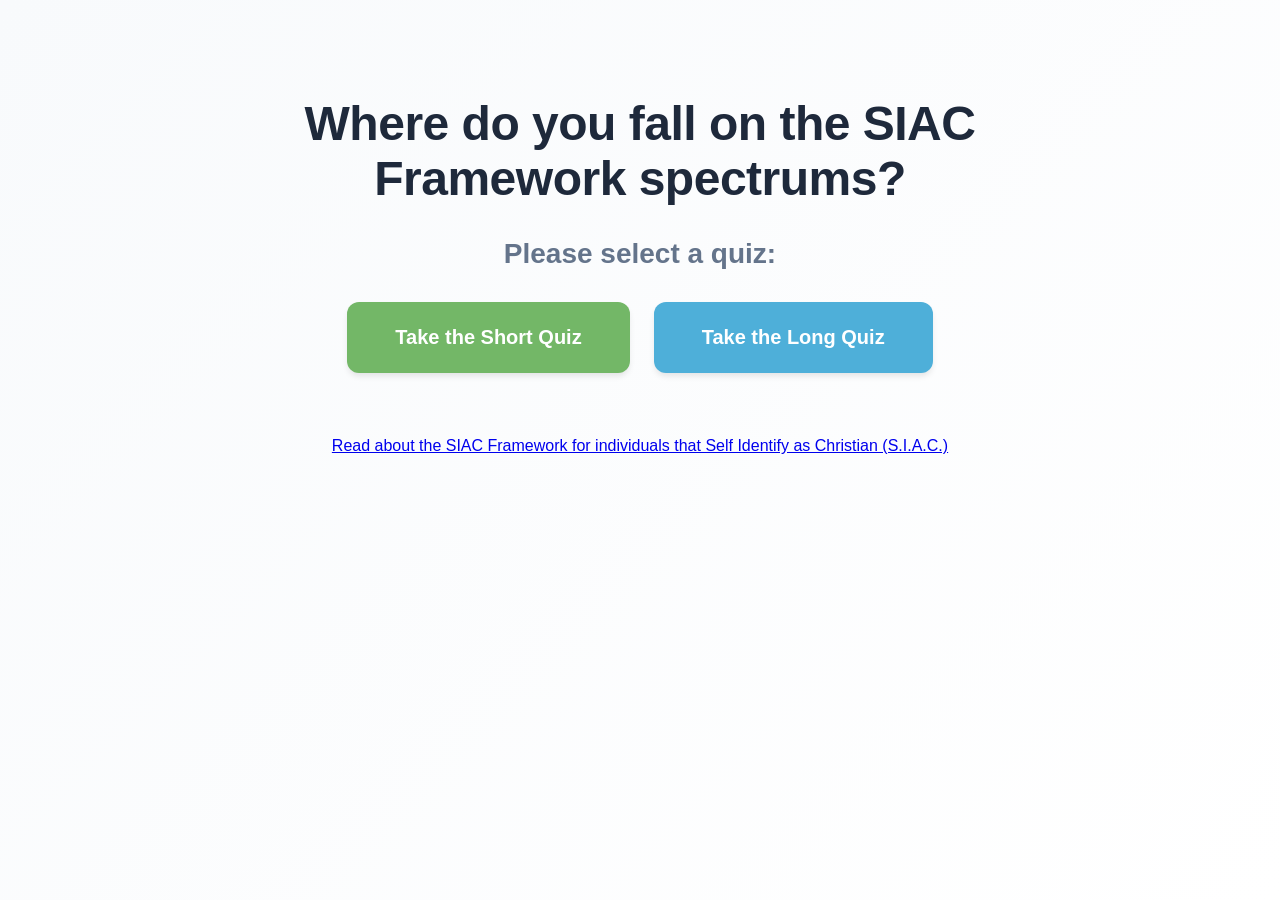
<file: index.html>
<!DOCTYPE html>
<html lang="en">
<head>
  <meta charset="UTF-8">
  <meta name="viewport" content="width=device-width, initial-scale=1.0">
  <title>SIAC Framework Quiz</title>
  <link rel="stylesheet" href="styles.css">
</head>
<body>
  <div class="landing-container">
    <h1>Where do you fall on the SIAC Framework spectrums?</h1>
    <h2>Please select a quiz:</h2>
    
    <div class="button-group">
      <a href="shortquiz.html" class="path-button btn-a">Take the Short Quiz</a>
      <a href="longquiz.html" class="path-button btn-b">Take the Long Quiz</a>
    </div>
  </div>
  <div class="landing-container">
    <a href="https://the1womanthinktank.substack.com/p/the-siac-framework" class=>Read about the SIAC Framework for individuals that Self Identify as Christian (S.I.A.C.)</a>
  </div>
</body>
</html>
</file>
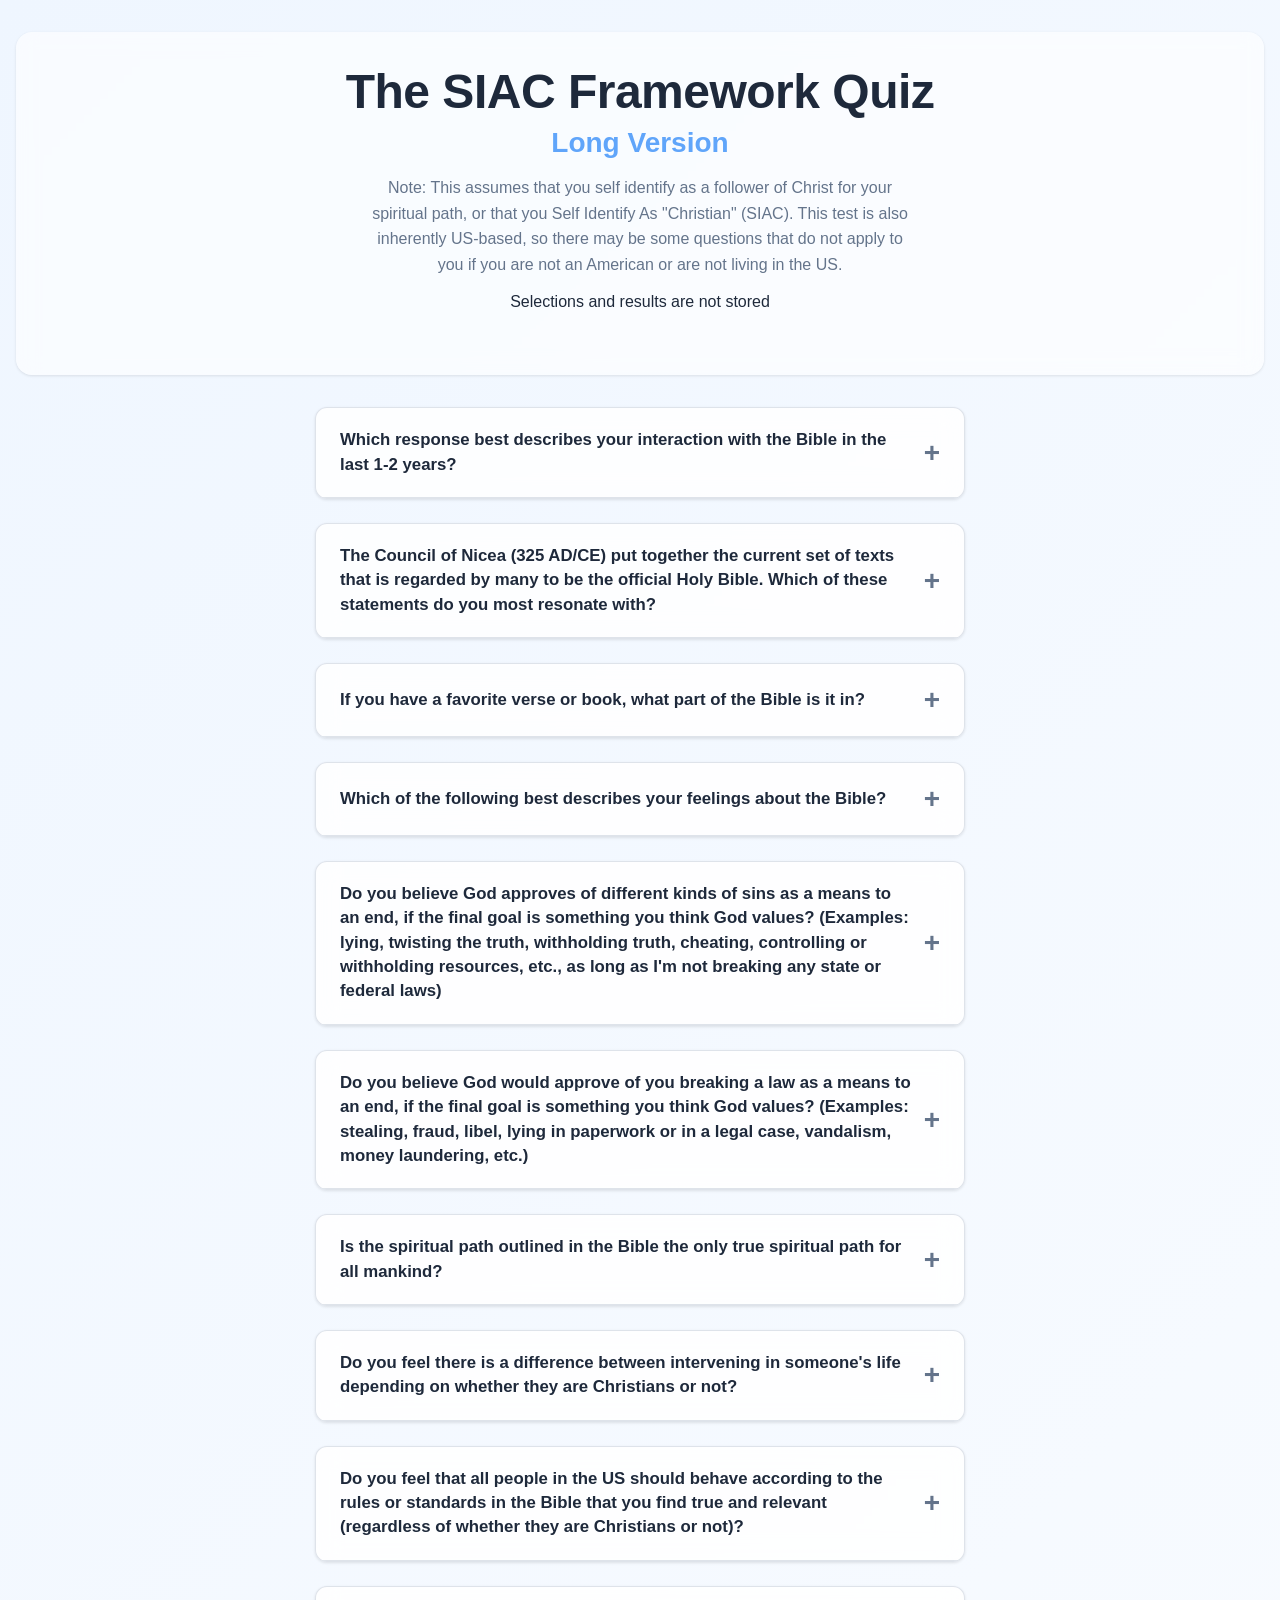
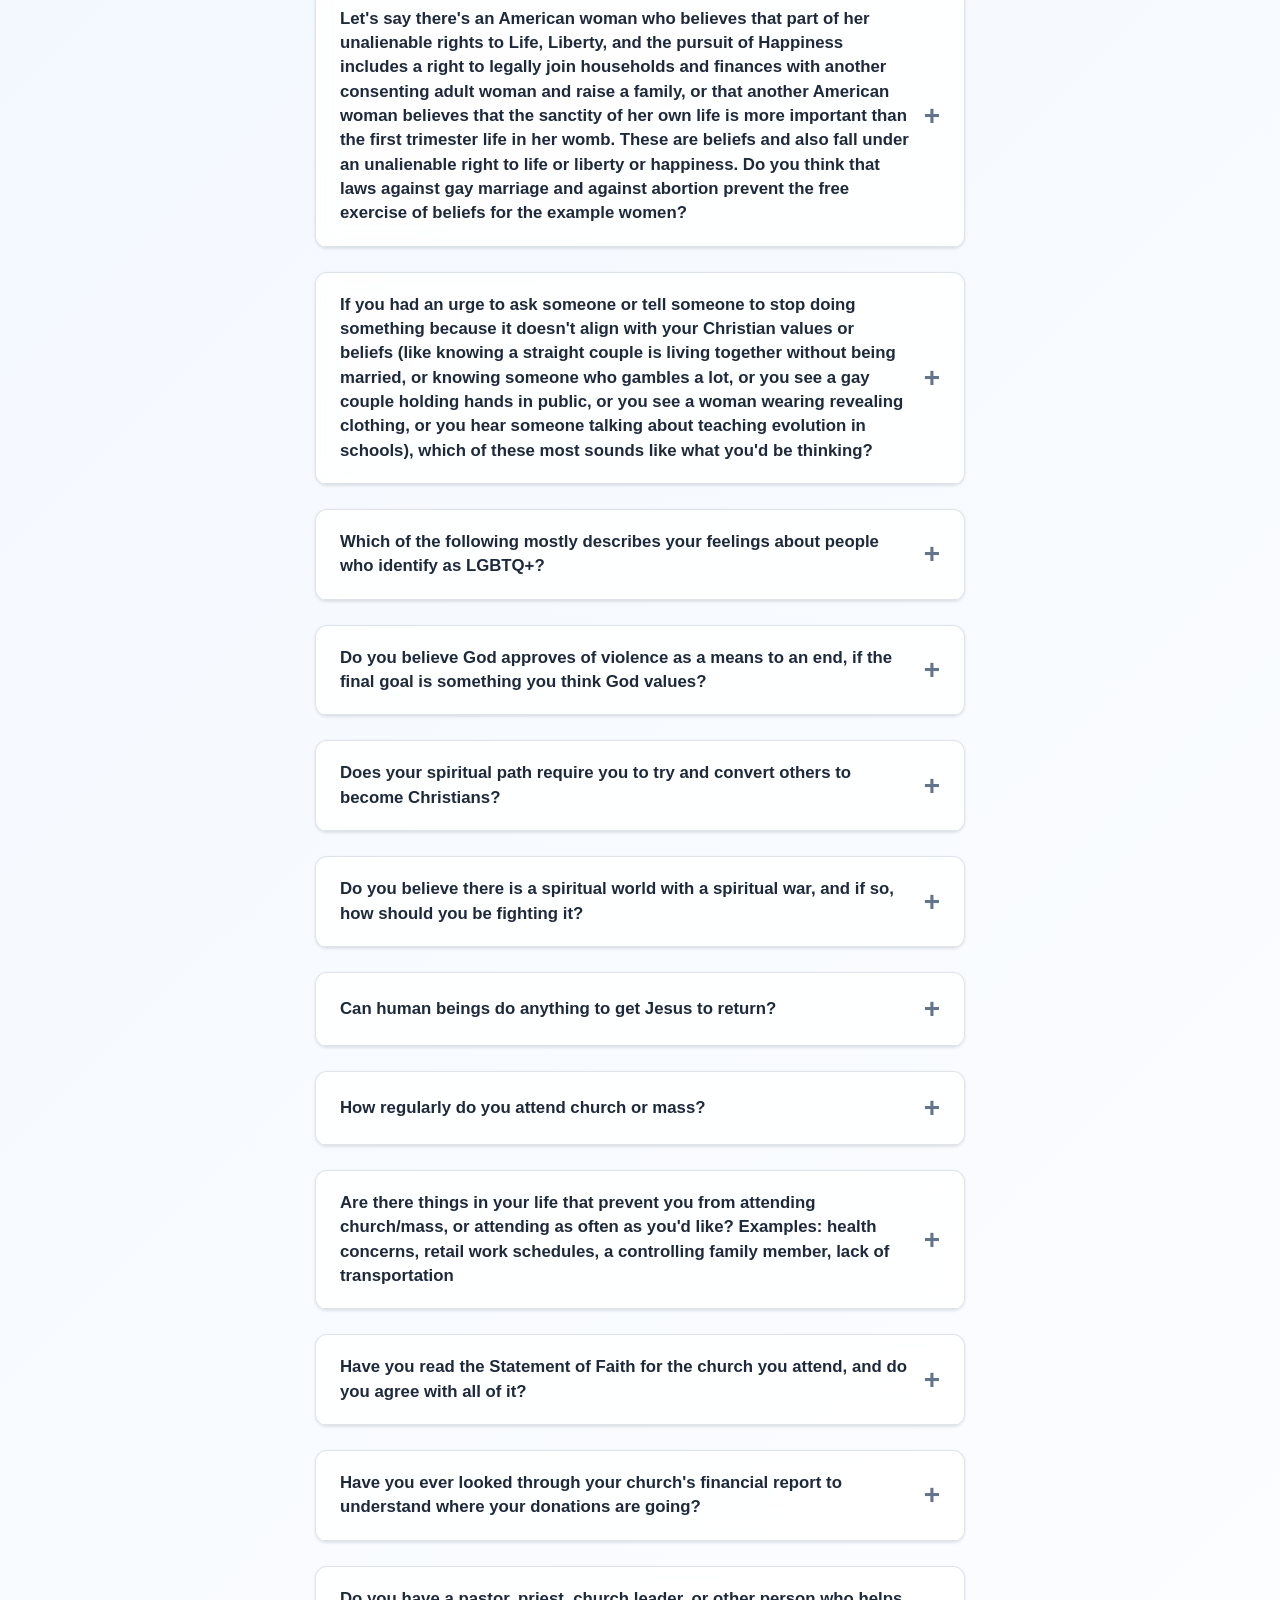
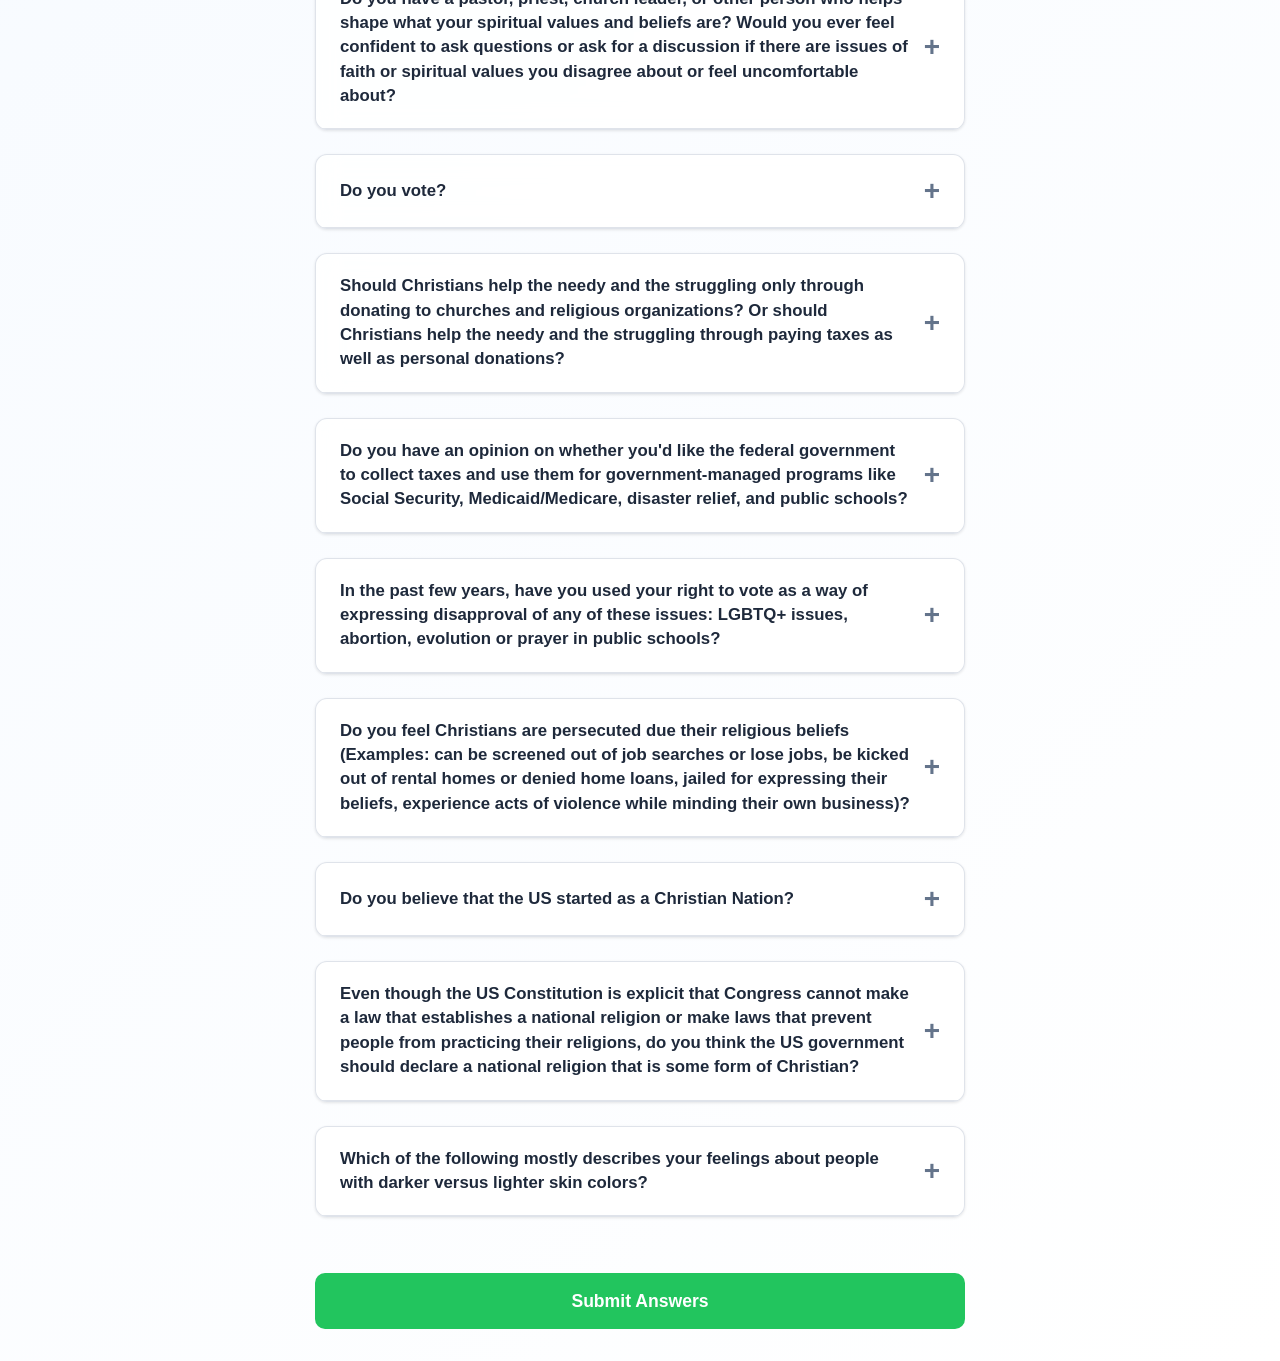
<file: longquiz.html>
<!DOCTYPE html>
<html lang="en">
<head>
  <meta charset="UTF-8">
  <meta name="viewport" content="width=device-width, initial-scale=1.0">
  <title>SIAC Framework Quiz</title>
  <link rel="stylesheet" href="styles.css">
</head>
<body class="long-theme">
  <div class="quiz-header">
    <h1>The SIAC Framework Quiz</h1>
    <h2>Long Version</h2>
    <p class="intro-text">Note: This assumes that you self identify as a follower of Christ for your spiritual path, or that you Self Identify As "Christian" (SIAC). This test is also inherently US-based, so there may be some questions that do not apply to you if you are not an American or are not living in the US.</p>
    <p>Selections and results are not stored</p>
  </div>

  <!-- Quiz Container -->
  <div id="quizContainer" class="quiz-container">
    <!-- Questions will be dynamically inserted here by JavaScript -->
  </div>

  <!-- Results Container (Initially Hidden) -->
  <div id="resultsContainer" class="results-container" style="display: none;">
    <h2>Your Results</h2>
    <table class="results-table">
      <thead>
        <tr>
          <th>Topic</th>
          <th>Score</th>
          <th> </th>
        </tr>
      </thead>
      <tbody id="resultsBody">
      </tbody>
    </table>
    <div class="button-row">      
      <a onclick="resetQuiz()" class="action-button btn-reset">Take Quiz Again ↻</a>
      <a href="index.html" class="action-button btn-home">Home</a>
      <a href="what-do-score-mean.html" class="action-button btn-info">What does this even mean?!?</a>
    </div>
  </div>

  <!-- Load main module -->
  <script type="module" src="./js/main.js"></script>
</body>
</html>
</file>
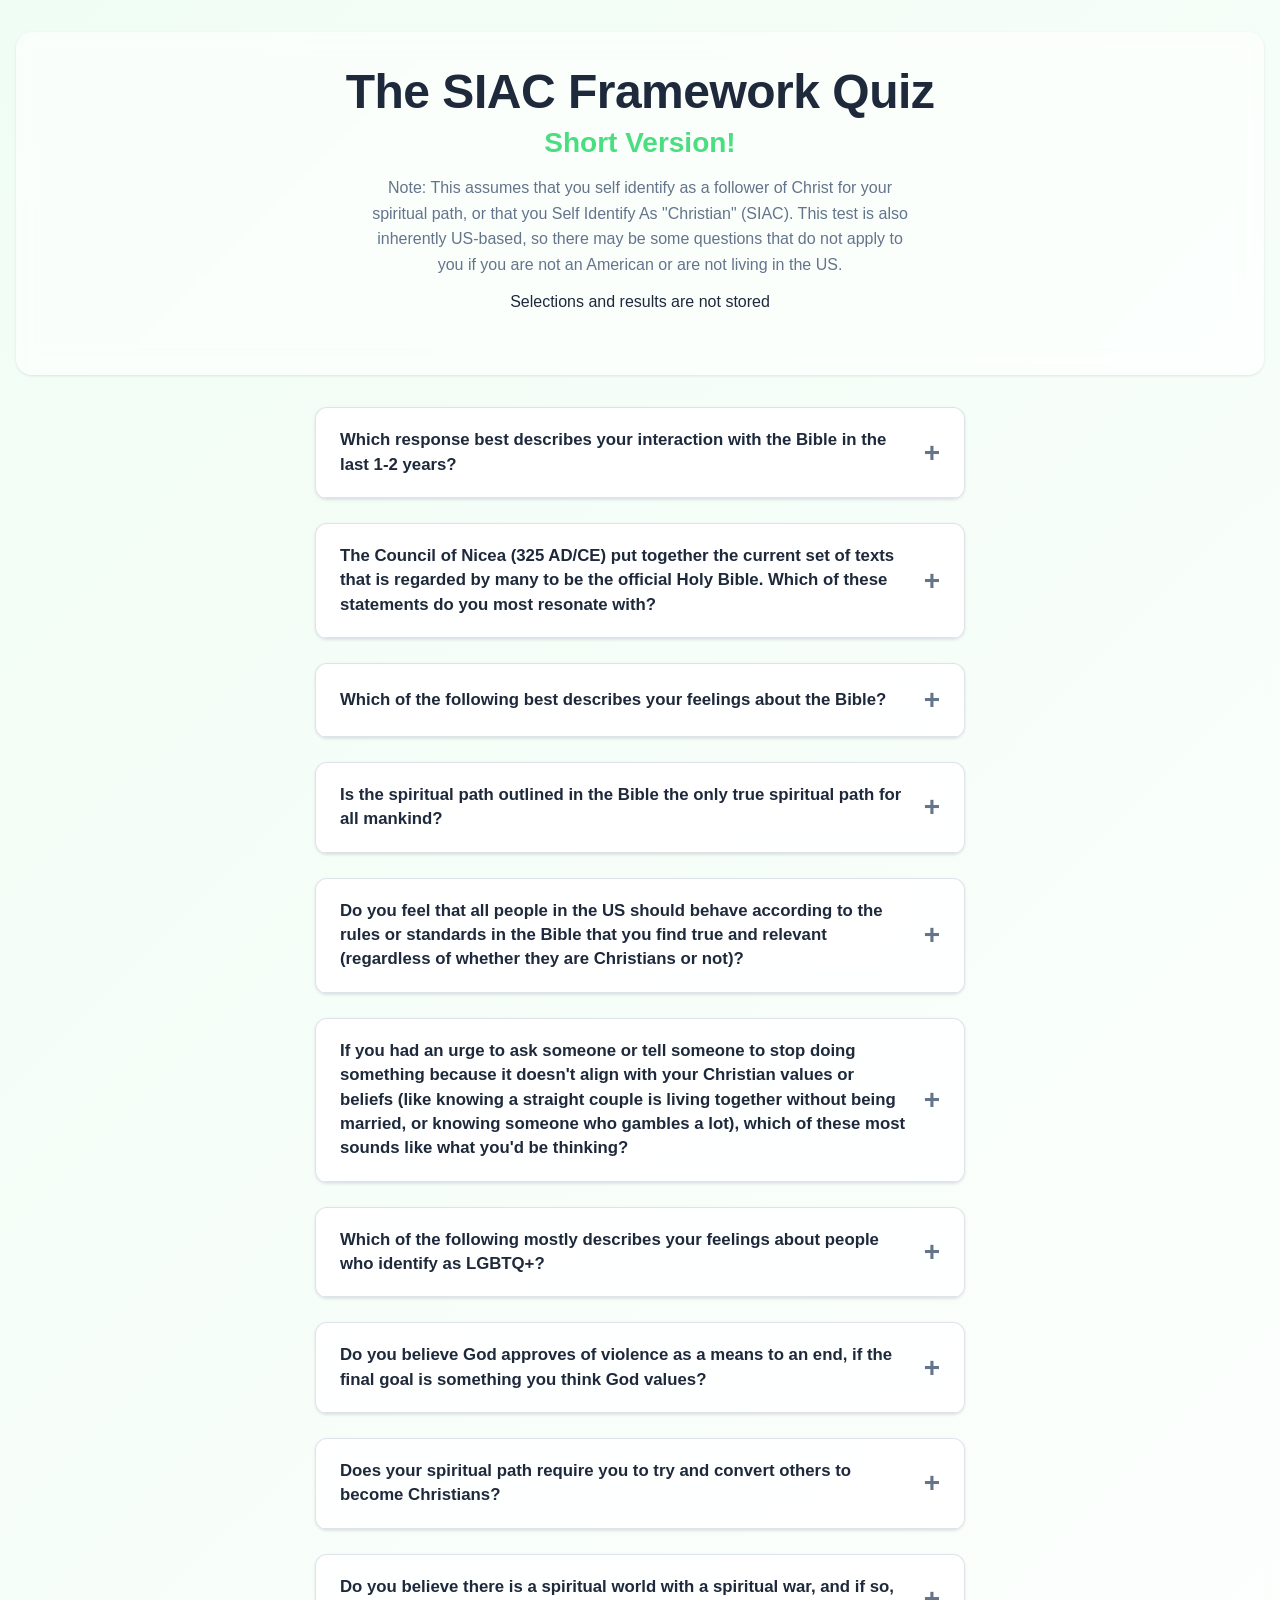
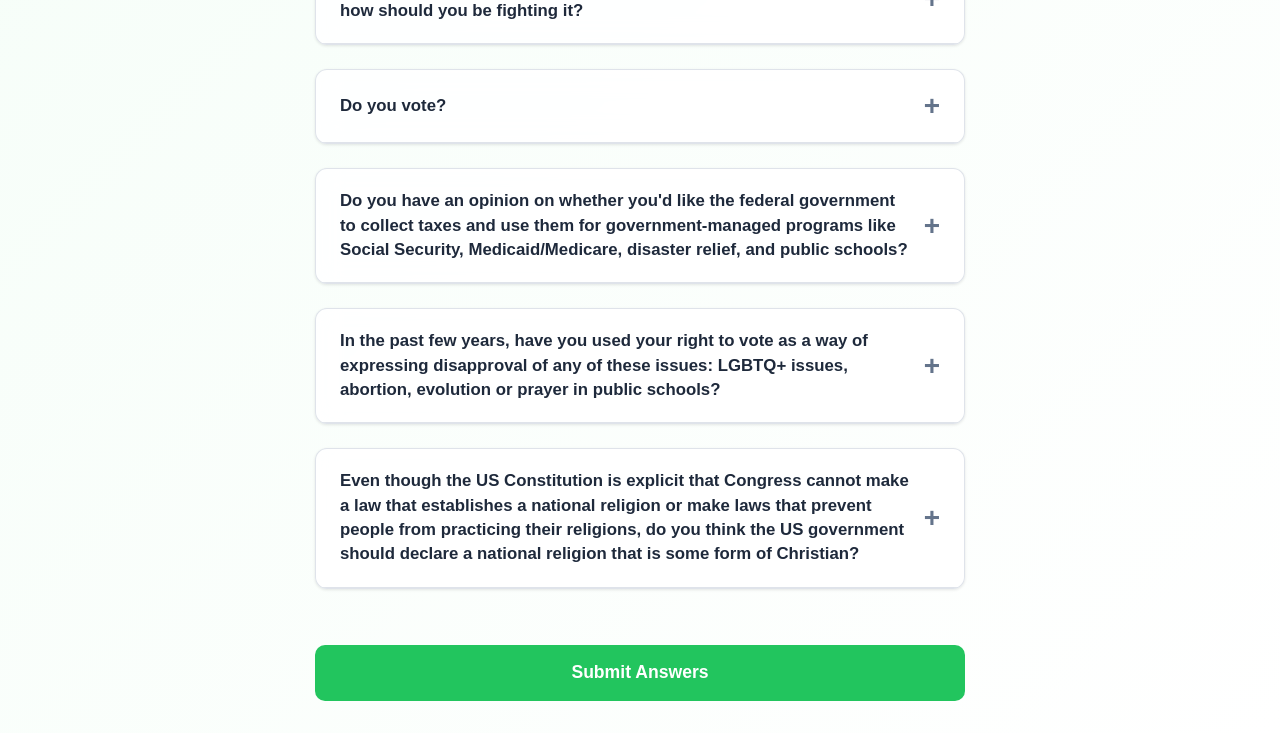
<file: shortquiz.html>
<!DOCTYPE html>
<html lang="en">
<head>
  <meta charset="UTF-8">
  <meta name="viewport" content="width=device-width, initial-scale=1.0">
  <title>SIAC Framework Quiz</title>
  <link rel="stylesheet" href="styles.css">
</head>
<body class="short-theme">
  <div class="quiz-header">
    <h1>The SIAC Framework Quiz</h1>
    <h2>Short Version!</h2>
    <p class="intro-text">Note: This assumes that you self identify as a follower of Christ for your spiritual path, or that you Self Identify As "Christian" (SIAC). This test is also inherently US-based, so there may be some questions that do not apply to you if you are not an American or are not living in the US.</p>
    <p>Selections and results are not stored</p>
  </div>

  <!-- Quiz Container -->
  <div id="quizContainer" class="quiz-container">
    <!-- Questions will be dynamically inserted here by JavaScript -->
  </div>

  <!-- Results Container (Initially Hidden) -->
  <div id="resultsContainer" class="results-container" style="display: none;">
    <h2>Your Results</h2>
    <table class="results-table">
      <thead>
        <tr>
          <th>Topic</th>
          <th>Score</th>
          <th> </th>
        </tr>
      </thead>
      <tbody id="resultsBody">
      </tbody>
    </table>
    <div class="button-row">      
      <a onclick="resetQuiz()" class="action-button btn-reset">Take Quiz Again ↻</a>
      <a href="index.html" class="action-button btn-home">Home</a>
      <a href="what-do-score-mean.html" class="action-button btn-info">What does this even mean?!?</a>
    </div>
  </div>

  <!-- Load main module -->
  <script type="module" src="./js-short-quiz/main.js"></script>
</body>
</html>
</file>
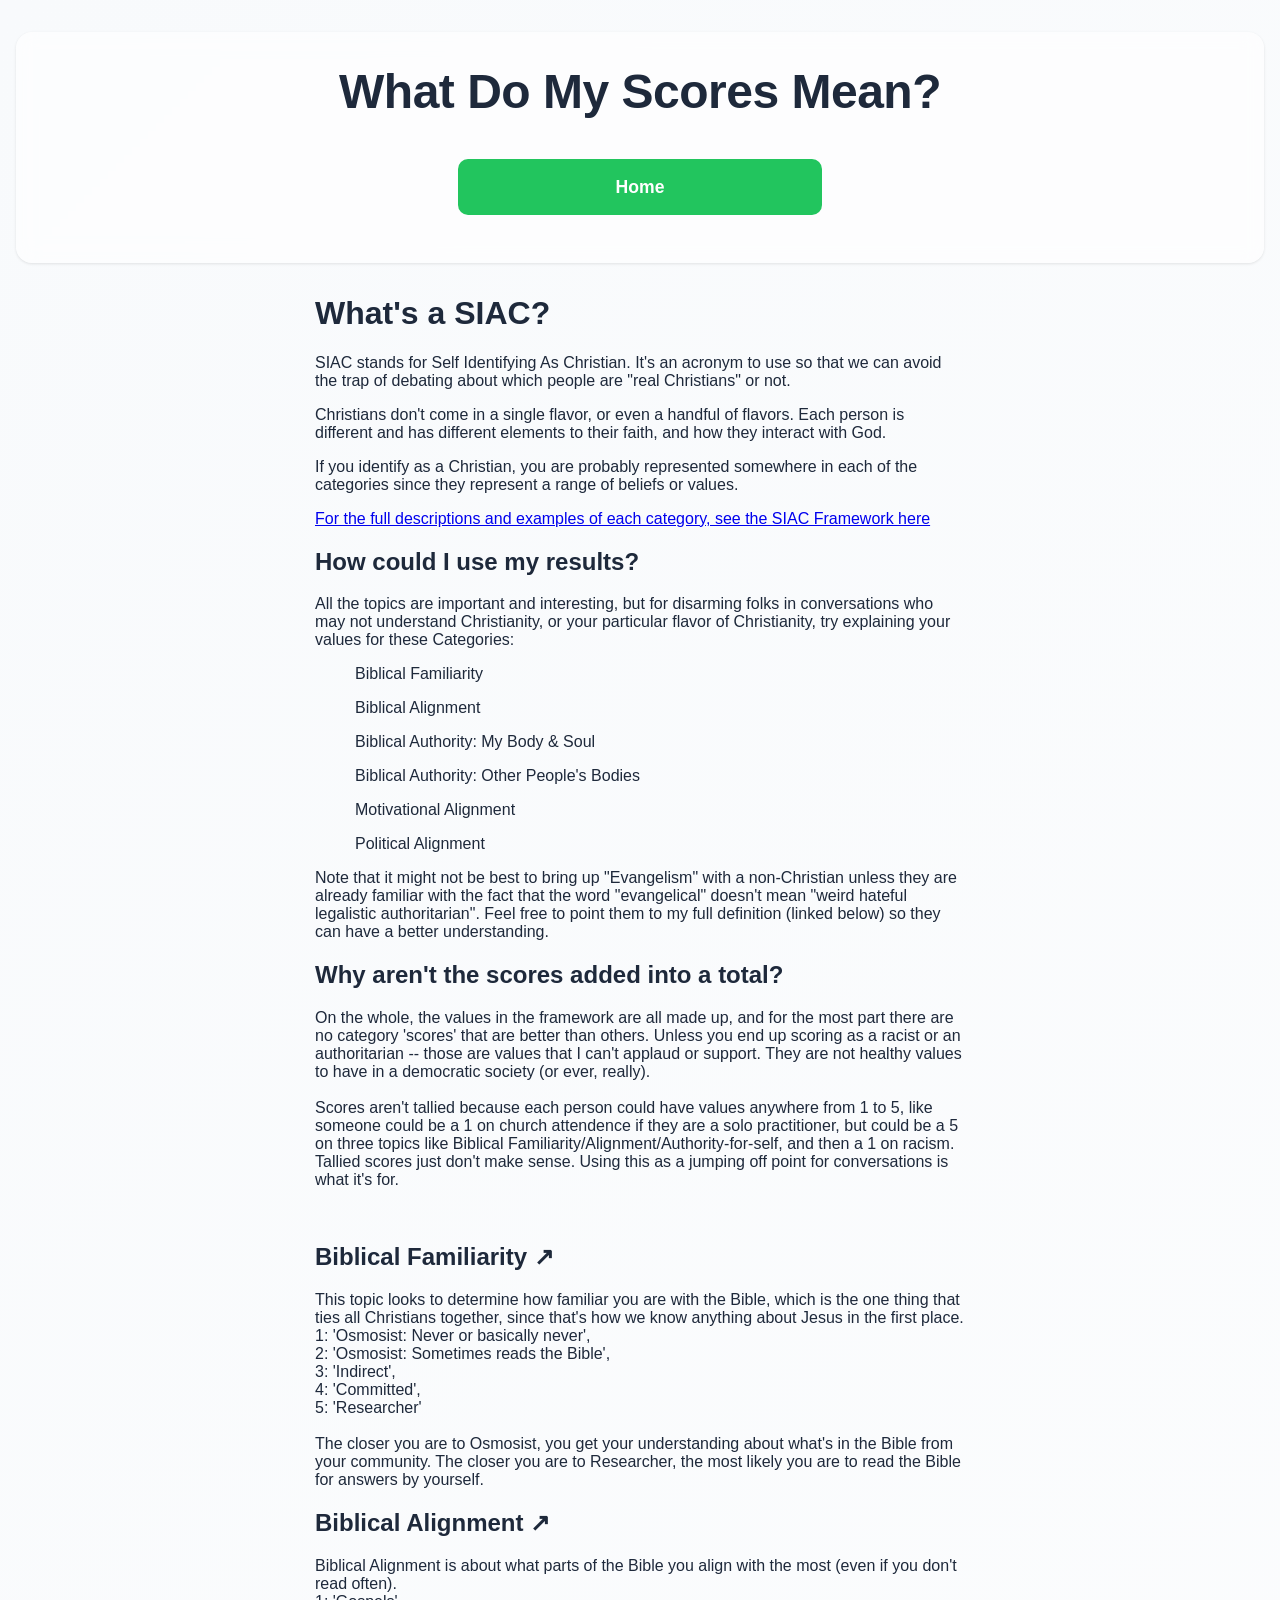
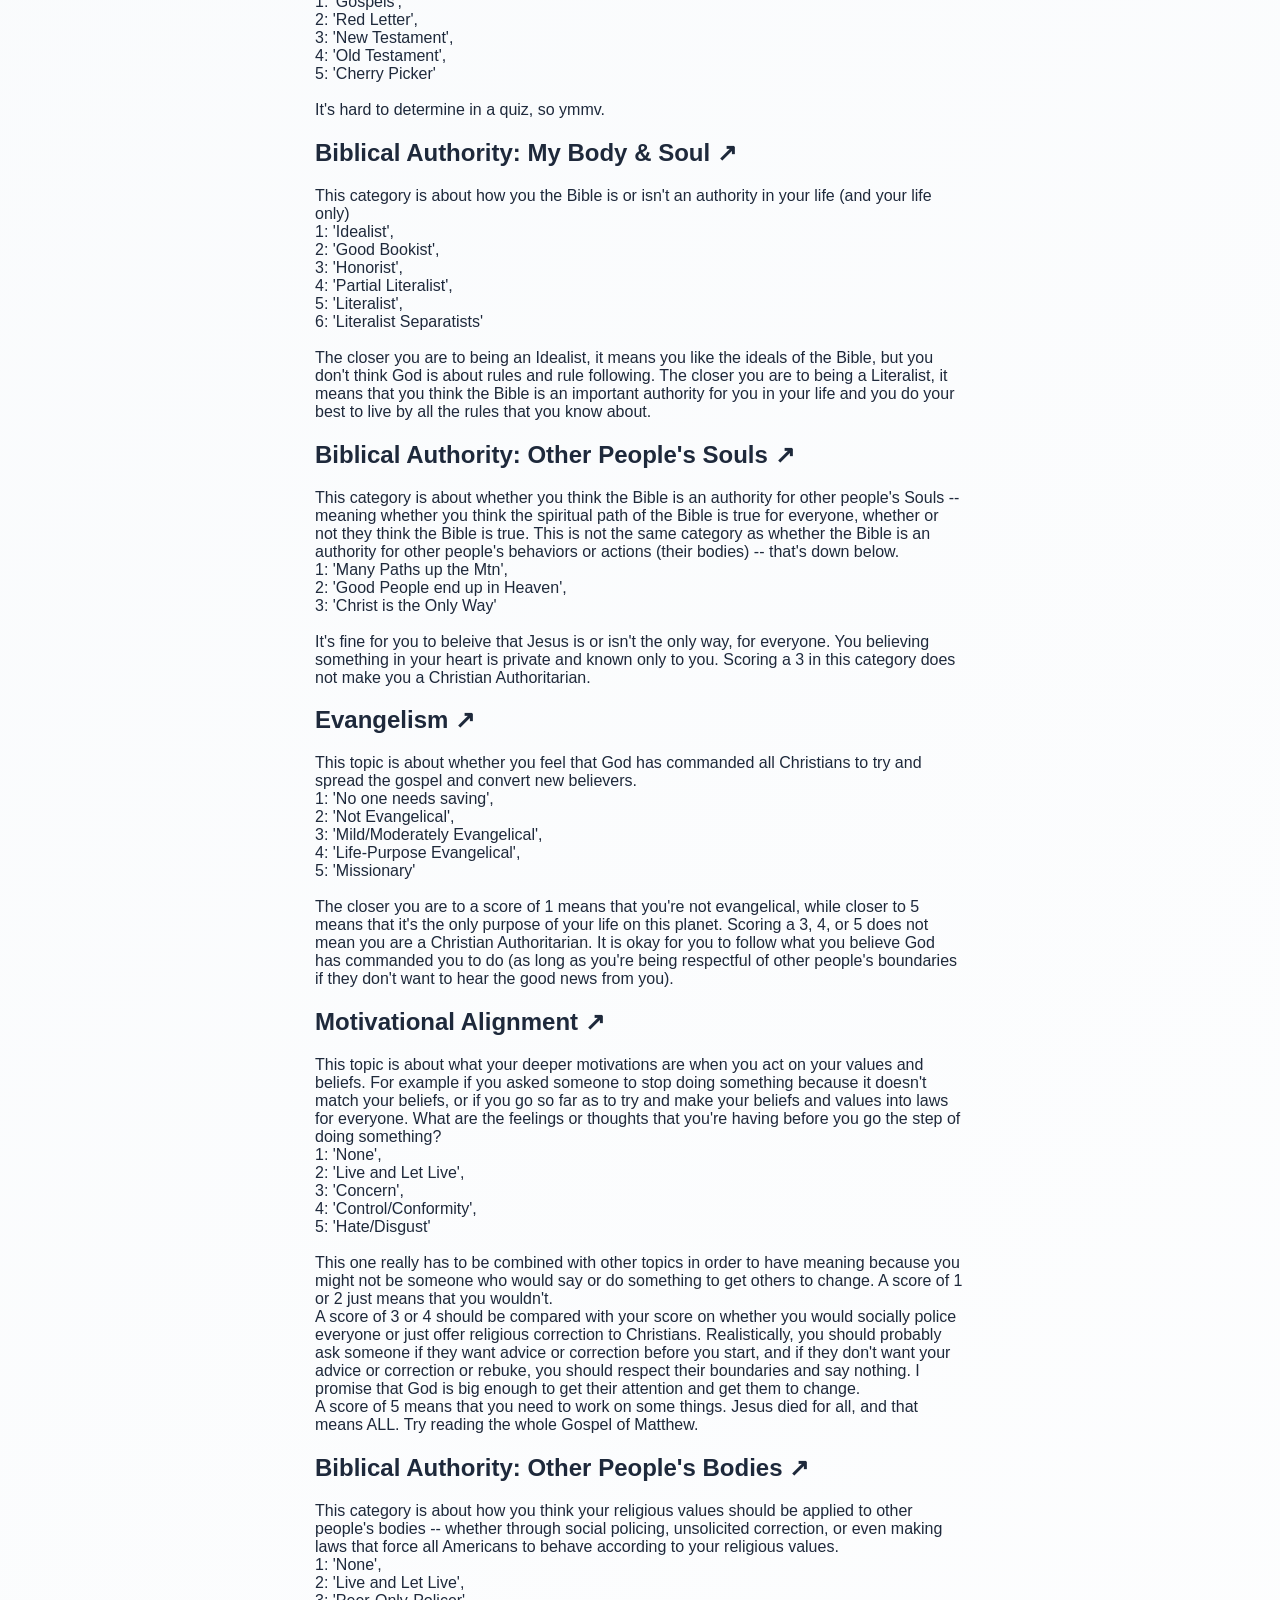
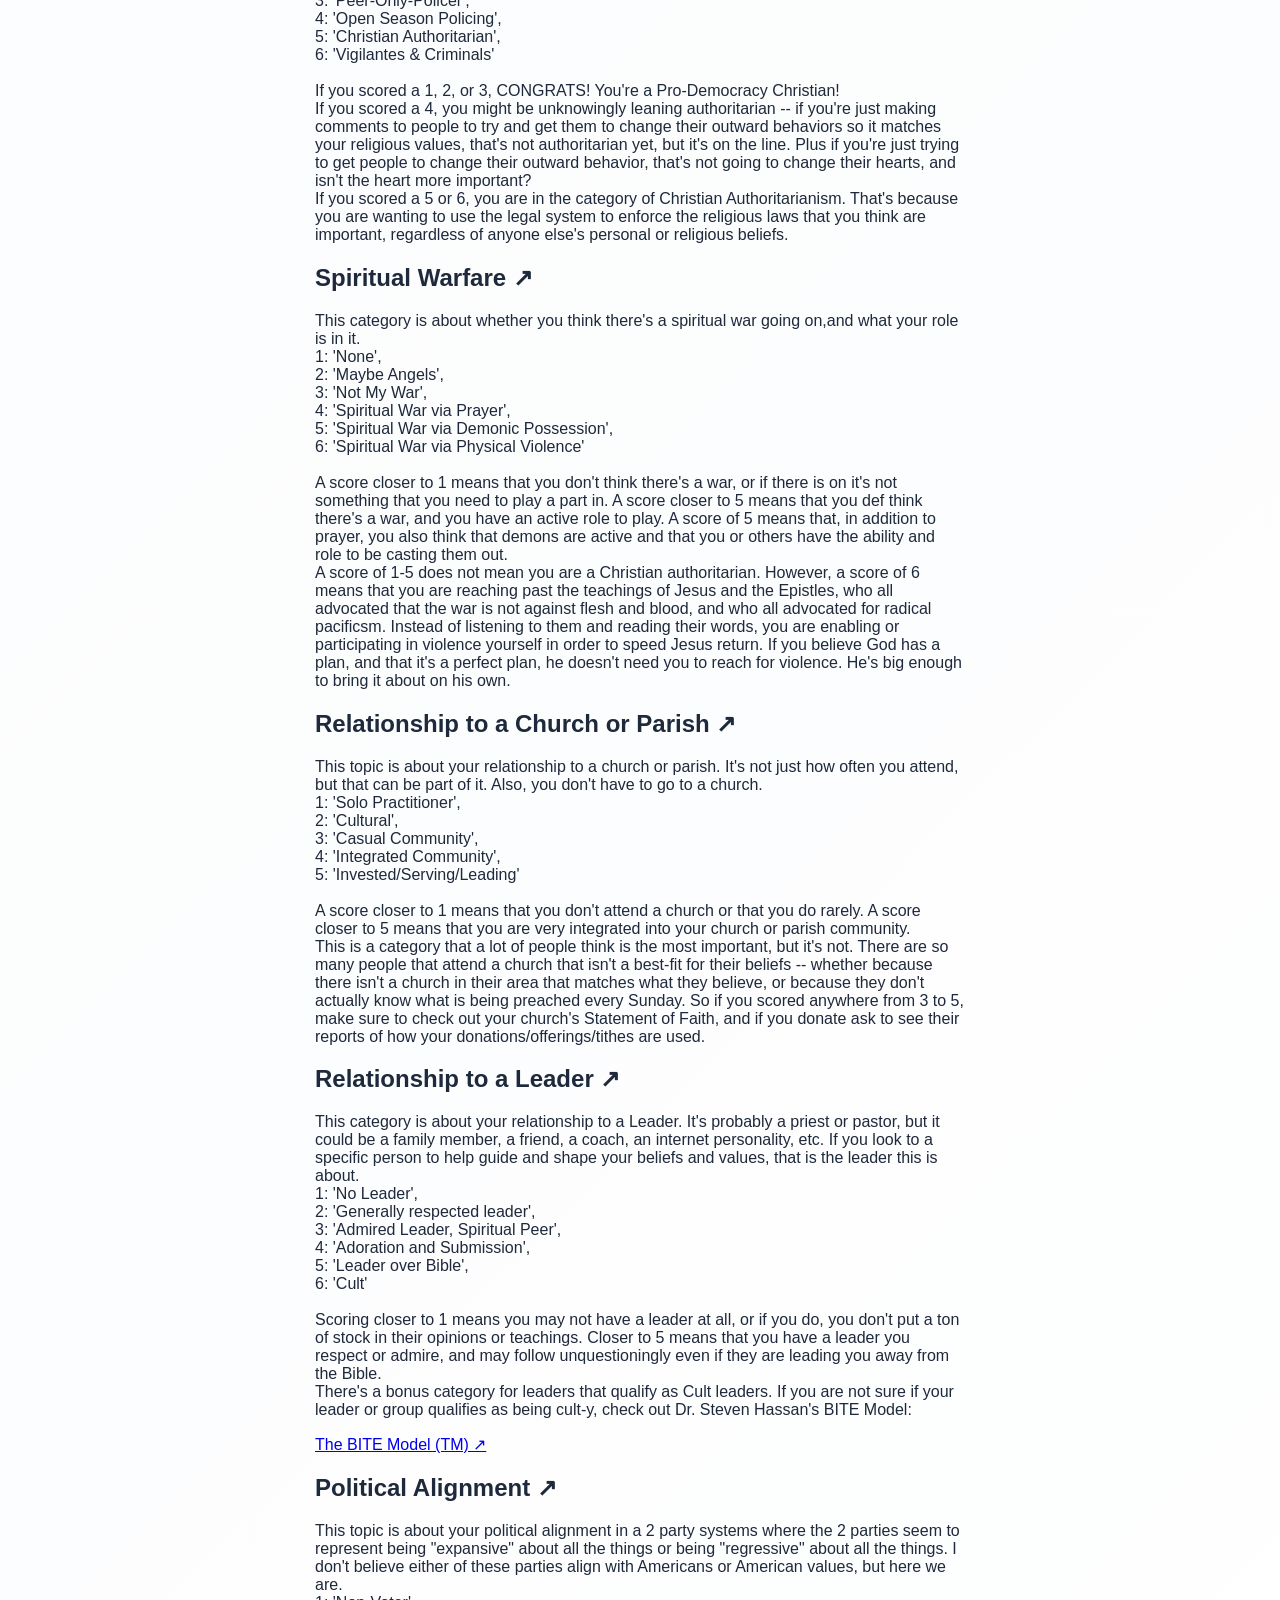
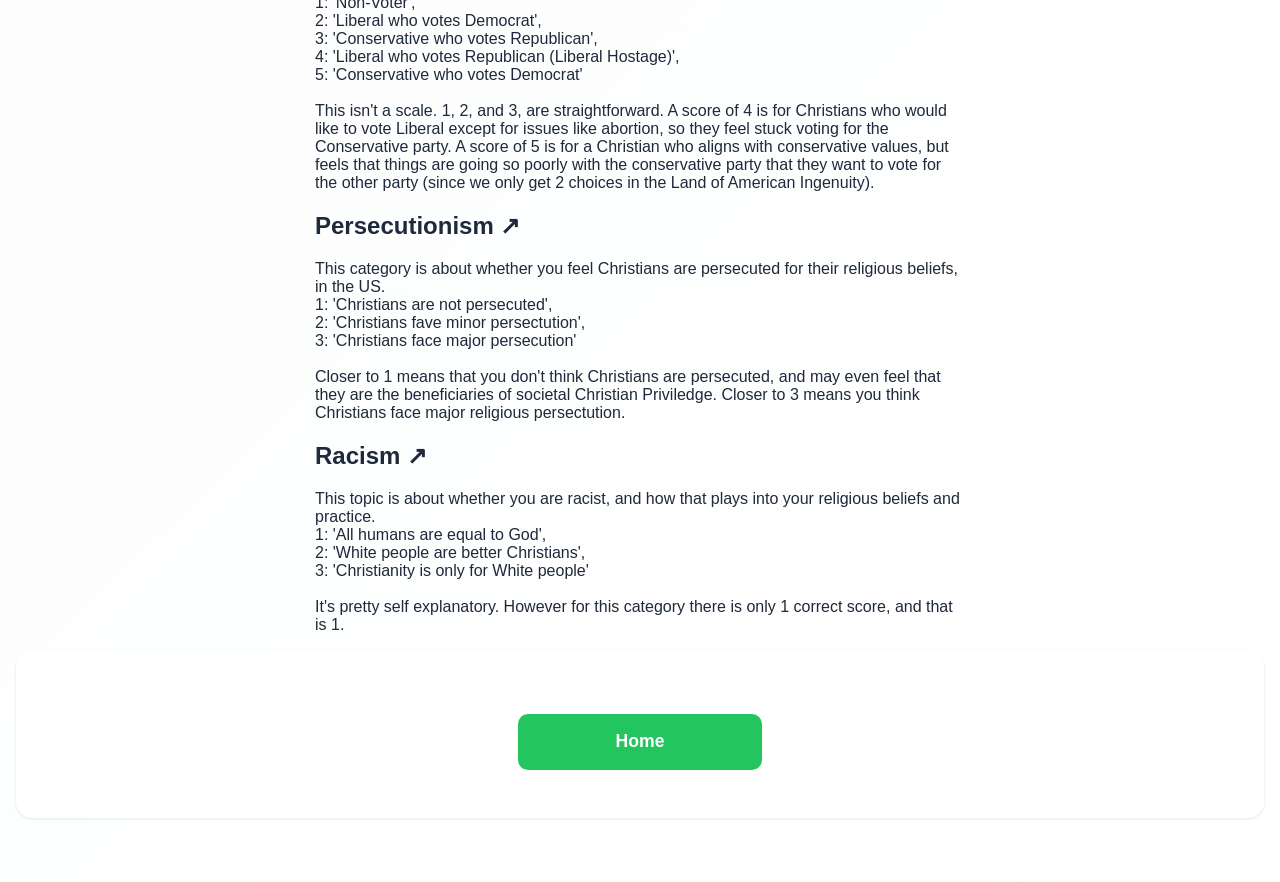
<file: what-do-score-mean.html>
<!DOCTYPE html>
<html lang="en">
<head>
  <meta charset="UTF-8">
  <meta name="viewport" content="width=device-width, initial-scale=1.0">
  <title>What Do My Scores Mean</title>
  <link rel="stylesheet" href="styles.css">
</head>
<body>
  <div class="quiz-header">
    <h1>What Do My Scores Mean?</h1>
<a href="index.html" class="action-button btn-home" >Home</a>
</div>
  
  <div id="quizContainer" class="quiz-container">
    
    <h1>What's a SIAC?</h1>
    <p>SIAC stands for Self Identifying As Christian. It's an acronym to use so that we can avoid the trap of debating about which people are "real Christians" or not.</p>
    <p>Christians don't come in a single flavor, or even a handful of flavors. Each person is different and has different elements to their faith, and how they interact with God.</p>
    <p>If you identify as a Christian, you are probably represented somewhere in each of the categories since they represent a range of beliefs or values.</p>
    <a href="https://the1womanthinktank.substack.com/i/216235129/part-2">For the full descriptions and examples of each category, see the SIAC Framework here</a>
    <h2>How could I use my results?</h2>
    <p>All the topics are important and interesting, but for disarming folks in conversations who may not understand Christianity, or your particular flavor of Christianity, try explaining your values for these Categories:
    </p>
    <ul>Biblical Familiarity</ul>
    <ul>Biblical Alignment</ul>
    <ul>Biblical Authority: My Body & Soul</ul>
    <ul>Biblical Authority: Other People's Bodies</ul>
    <ul>Motivational Alignment</ul>
    <ul>Political Alignment</ul>
    <p>Note that it might not be best to bring up "Evangelism" with a non-Christian unless they are already familiar with the fact that the word "evangelical" doesn't mean "weird hateful legalistic authoritarian". Feel free to point them to my full definition (linked below) so they can have a better understanding.
    </p>
      
    <h2>Why aren't the scores added into a total?</h2>
    <p>On the whole, the values in the framework are all made up, and for the most part there are no category 'scores' that are better than others. Unless you end up scoring as a racist or an authoritarian -- those are values that I can't applaud or support. They are not healthy values to have in a democratic society (or ever, really).
      <br>
      <br>

      Scores aren't tallied because each person could have values anywhere from 1 to 5, like someone could be a 1 on church attendence if they are a solo practitioner, but could be a 5 on three topics like Biblical Familiarity/Alignment/Authority-for-self, and then a 1 on racism. Tallied scores just don't make sense. Using this as a jumping off point for conversations is what it's for. 
    </p>
    
    <br>
    <h2> 
      <a  href="https://the1womanthinktank.substack.com/p/biblical-familiarity" >Biblical Familiarity ↗</a>
    </h2>
    <p> 
      This topic looks to determine how familiar you are with the Bible, which is the one thing that ties all Christians together, since that's how we know anything about Jesus in the first place.
    <br>
        1: 'Osmosist: Never or basically never',<br>
        2: 'Osmosist: Sometimes reads the Bible',<br>
        3: 'Indirect',<br>
        4: 'Committed',<br>
        5: 'Researcher'<br>
      <br>
      The closer you are to Osmosist, you get your understanding about what's in the Bible from your community. The closer you are to Researcher, the most likely you are to read the Bible for answers by yourself.
    </p>
    <h2> 
      <a  href="https://the1womanthinktank.substack.com/p/biblical-alignment" >Biblical Alignment ↗</a>
    </h2>
    <p>
      Biblical Alignment is about what parts of the Bible you align with the most (even if you don't read often). 
    <br>
      1: 'Gospels', <br>
      2: 'Red Letter',<br>
      3: 'New Testament',<br>
      4: 'Old Testament',<br>
      5: 'Cherry Picker'<br>
      <br>
      It's hard to determine in a quiz, so ymmv.
    </p>
    <h2> 
      <a  href="https://the1womanthinktank.substack.com/p/bib-auth-self" >Biblical Authority: My Body & Soul ↗</a>
    </h2>
    <p> 
      This category is about how you the Bible is or isn't an authority in your life (and your life only) <br>
      1: 'Idealist', <br>
      2: 'Good Bookist',<br>
      3: 'Honorist',<br>
      4: 'Partial Literalist',<br>
      5: 'Literalist',<br>
      6: 'Literalist Separatists'<br>
      <br>
      The closer you are to being an Idealist, it means you like the ideals of the Bible, but you don't think God is about rules and rule following. The closer you are to being a Literalist, it means that you think the Bible is an important authority for you in your life and you do your best to live by all the rules that you know about.
    </p>
  
    <h2> 
      <a  href=" https://the1womanthinktank.substack.com/p/bib-auth-others-souls" >Biblical Authority: Other People's Souls ↗</a>
    </h2>
    <p> 
      This category is about whether you think the Bible is an authority for other people's Souls -- meaning whether you think the spiritual path of the Bible is true for everyone, whether or not they think the Bible is true. This is not the same category as whether the Bible is an authority for other people's behaviors or actions (their bodies) -- that's down below.<br>
        1: 'Many Paths up the Mtn',<br>
        2: 'Good People end up in Heaven',<br>
        3: 'Christ is the Only Way'<br>
        <br>
      It's fine for you to beleive that Jesus is or isn't the only way, for everyone. You believing something in your heart is private and known only to you. Scoring a 3 in this category does not make you a Christian Authoritarian.
    <br>
    </p>
       <h2> 
      <a  href="https://the1womanthinktank.substack.com/p/evangelism" >Evangelism ↗</a>
    </h2>
    <p> 
      This topic is about whether you feel that God has commanded all Christians to try and spread the gospel and convert new believers. <br>
       1: 'No one needs saving',<br>
       2: 'Not Evangelical',<br>
       3: 'Mild/Moderately Evangelical',<br>
       4: 'Life-Purpose Evangelical',<br>
       5: 'Missionary'<br>
    <br>
    The closer you are to a score of 1 means that you're not evangelical, while closer to 5 means that it's the only purpose of your life on this planet.
    Scoring a 3, 4, or 5 does not mean you are a Christian Authoritarian. It is okay for you to follow what you believe God has commanded you to do (as long as you're being respectful of other people's boundaries if they don't want to hear the good news from you).
    </p>
    <h2> 
      <a  href="https://the1womanthinktank.substack.com/p/motivation" >Motivational Alignment ↗</a>
    </h2>
    <p> 
      This topic is about what your deeper motivations are when you act on your values and beliefs. For example if you asked someone to stop doing something because it doesn't match your beliefs, or if you go so far as to try and make your beliefs and values into laws for everyone. What are the feelings or thoughts that you're having before you go the step of doing something?
      <br>
        1: 'None',<br>
        2: 'Live and Let Live',<br>
        3: 'Concern',<br>
        4: 'Control/Conformity',<br>
        5: 'Hate/Disgust'<br>
      <br>
      This one really has to be combined with other topics in order to have meaning because you might not be someone who would say or do something to get others to change. A score of 1 or 2 just means that you wouldn't. <br>

      A score of 3 or 4 should be compared with your score on whether you would socially police everyone or just offer religious correction to Christians. Realistically, you should probably ask someone if they want advice or correction before you start, and if they don't want your advice or correction or rebuke, you should respect their boundaries and say nothing. I promise that God is big enough to get their attention and get them to change.<br>

      A score of 5 means that you need to work on some things. Jesus died for all, and that means ALL. Try reading the whole Gospel of Matthew. 
  </p>
  <h2> 
    <a  href="https://the1womanthinktank.substack.com/p/bib-auth-others-phys" >Biblical Authority: Other People's Bodies ↗</a>
   </h2>
   <p> 
    This category is about how you think your religious values should be applied to other people's bodies -- whether through social policing, unsolicited correction, or even making laws that force all Americans to behave according to your religious values.<br>
      1: 'None',<br>
      2: 'Live and Let Live',<br>
      3: 'Peer-Only-Policer',<br>
      4: 'Open Season Policing',<br>
      5: 'Christian Authoritarian',<br>
      6: 'Vigilantes & Criminals'<br>
   <br>
   If you scored a 1, 2, or 3, CONGRATS! You're a Pro-Democracy Christian!<br>
   If you scored a 4, you might be unknowingly leaning authoritarian -- if you're just making comments to people to try and get them to change their outward behaviors so it matches your religious values, that's not authoritarian yet, but it's on the line. Plus if you're just trying to get people to change their outward behavior, that's not going to change their hearts, and isn't the heart more important? <br>
   If you scored a 5 or 6, you are in the category of Christian Authoritarianism. That's because you are wanting to use the legal system to enforce the religious laws that you think are important, regardless of anyone else's personal or religious beliefs.  
  </p>
  <h2>
  <a  href="https://the1womanthinktank.substack.com/p/spiritual-warfare" >Spiritual Warfare ↗</a>
</h2>
<p> 
  This category is about whether you think there's a spiritual war going on,and what your role is in it. 
 <br>
    1: 'None', <br>
    2: 'Maybe Angels', <br>
    3: 'Not My War', <br>
    4: 'Spiritual War via Prayer', <br>
    5: 'Spiritual War via Demonic Possession', <br>
    6: 'Spiritual War via Physical Violence' <br>
 <br>
  A score closer to  1 means that you don't think there's a war, or if there is on it's not something that you need to play a part in. A score closer to 5 means that you def think there's a war, and you have an active role to play. A score of 5 means that, in addition to prayer, you also think that demons are active and that you or others have the ability and role to be casting them out.<br>
  A score of 1-5 does not mean you are a Christian authoritarian. However, a score of 6 means that you are reaching past the teachings of Jesus and the Epistles, who all advocated that the war is not against flesh and blood, and who all advocated for radical pacificsm. Instead of listening to them and reading their words, you are enabling or participating in violence yourself in order to speed Jesus return. If you believe God has a plan, and that it's a perfect plan, he doesn't need you to reach for violence. He's big enough to bring it about on his own.
</p>
<h2>
<a  href="https://the1womanthinktank.substack.com/p/church" >Relationship to a Church or Parish ↗</a>
</h2>
<p> 
  This topic is about your relationship to a church or parish. It's not just how often you attend, but that can be part of it. Also, you don't have to go to a church. 
<br>
    1: 'Solo Practitioner',<br>
    2: 'Cultural',<br>
    3: 'Casual Community',<br>
    4: 'Integrated Community',<br>
    5: 'Invested/Serving/Leading'<br>
<br>
A score closer to 1 means that you don't attend a church or that you do rarely. A score closer to 5 means that you are very integrated into your church or parish community. <br>
This is a category that a lot of people think is the most important, but it's not. There are so many people that attend a church that isn't a best-fit for their beliefs -- whether because there isn't a church in their area that matches what they believe, or because they don't actually know what is being preached every Sunday. So if you scored anywhere from 3 to 5, make sure to check out your church's Statement of Faith, and if you donate ask to see their reports of how your donations/offerings/tithes are used. 
</p>

  
<h2>
<a  href="https://the1womanthinktank.substack.com/p/leader" >Relationship to a Leader ↗</a>
</h2>
<p> 
  This category is about your relationship to a Leader. It's probably a priest or pastor, but it could be a family member, a friend, a coach, an internet personality, etc. If you look to a specific person to help guide and shape your beliefs and values, that is the leader this is about.
<br>
    1: 'No Leader',<br>
    2: 'Generally respected leader',<br>
    3: 'Admired Leader, Spiritual Peer',<br>
    4: 'Adoration and Submission',<br>
    5: 'Leader over Bible',<br>
    6: 'Cult'<br>
 <br>
 Scoring closer to 1 means you may not have a leader at all, or if you do, you don't put a ton of stock in their opinions or teachings. Closer to 5 means that you have a leader you respect or admire, and may follow unquestioningly even if they are leading you away from the Bible. <br>
 There's a bonus category for leaders that qualify as Cult leaders. If you are not sure if your leader or group qualifies as being cult-y, check out Dr. Steven Hassan's BITE Model:
    </p>
<a  href="https://freedomofmind.com/wp-content/uploads/2023/08/BITE-model.pdf" >The BITE Model (TM) ↗</a>
    <h2>
      <a  href="https://the1womanthinktank.substack.com/p/politics" >Political Alignment ↗</a>
    </h2>
    <p> This topic is about your political alignment in a 2 party systems where the 2 parties seem to represent being "expansive" about all the things or being "regressive" about all the things. I don't believe either of these parties align with Americans or American values, but here we are. 
       <br>
        1: 'Non-Voter', <br>
        2: 'Liberal who votes Democrat', <br>
        3: 'Conservative who votes Republican', <br>
        4: 'Liberal who votes Republican (Liberal Hostage)', <br>
        5: 'Conservative who votes Democrat' <br>
 <br>
      This isn't a scale. 1, 2, and 3, are straightforward.  A score of 4 is for Christians who would like to vote Liberal except for issues like abortion, so they feel stuck voting for the Conservative party. A score of 5 is for a Christian who aligns with conservative values, but feels that things are going so poorly with the conservative party that they want to vote for the other party (since we only get 2 choices in the Land of American Ingenuity). 
    </p>
    
    <h2>
      <a  href="https://the1womanthinktank.substack.com/p/persecution" >Persecutionism ↗</a>
    </h2>
    <p>This category is about whether you feel Christians are persecuted for their religious beliefs, in the US.
<br>
        1: 'Christians are not persecuted',<br>
        2: 'Christians fave minor persectution',<br>
        3: 'Christians face major persecution'<br>
  <br>
    Closer to 1 means that you don't think Christians are persecuted, and may even feel that they are the beneficiaries of societal Christian Priviledge. Closer to 3 means you think Christians face major religious persectution.
  </p>
  
  <h2>
    <a  href="https://the1womanthinktank.substack.com/p/racism" >Racism ↗</a>
  </h2>
  <p> This topic is about whether you are racist, and how that plays into your religious beliefs and practice.
<br>
   1: 'All humans are equal to God',<br>
   2: 'White people are better Christians',<br>
   3: 'Christianity is only for White people'<br>
<br>
    It's pretty self explanatory. However for this category there is only 1 correct score, and that is 1. 
  </p>
    
  </div>

    <div class="quiz-header">
   <a href="index.html" class="action-button btn-home" style="width: 20%">Home</a>
  </div>

</body>
</html>
</file>
<file: styles.css>
/* ==========================================
   MODERN SIAC QUIZ STYLES
   ========================================== */

/* Font Import - Add to head section in HTML */
/* <link href="https://fonts.googleapis.com/css2?family=Inter:wght@400;500;600;700&display=swap" rel="stylesheet"> */

:root {
  --bg-primary: #f8fafc;
  --bg-secondary: rgba(255, 255, 255, 0.85);
  --accent-primary: #6366f1;
  --accent-success: #22c55e;
  --accent-info: #3b82f6;
  --accent-warning: #f59e0b;
  --text-primary: #1e293b;
  --text-secondary: #64748b;
  --border-color: rgba(148, 163, 184, 0.3);
  --shadow-sm: 0 1px 3px rgba(0,0,0,0.1);
  --shadow-md: 0 4px 6px -1px rgba(0,0,0,0.1);
  --shadow-lg: 0 10px 15px -3px rgba(0,0,0,0.1);
}

/* Short Quiz Overrides */
body.short-theme {
  --bg-primary: #f0fdf4;
  --accent-primary: #4ade80;
}

/* Long Quiz Overrides */
body.long-theme {
  --bg-primary: #eff6ff;
  --accent-primary: #60a5fa;
}

/* Reset */
* {
  box-sizing: border-box;
}

body {
  font-family: 'Inter', -apple-system, BlinkMacSystemFont, 'Segoe UI', Roboto, sans-serif;
  background: linear-gradient(135deg, var(--bg-primary) 0%, #ffffff 100%);
  color: var(--text-primary);
  margin: 0;
  padding: 2rem 1rem;
  min-height: 100vh;
}

/* Utility Classes */
.hide {
  display: none !important;
}

.submit-btn:disabled {
  background: #cbd5e1;
  cursor: not-allowed;
  transform: none;
}

/* Header and Introduction */
.quiz-header {
  text-align: center;
  padding: 2rem 1rem 3rem;
  margin-bottom: 2rem;
  background: rgba(255, 255, 255, 0.6);
  border-radius: 16px;
  backdrop-filter: blur(10px);
  box-shadow: var(--shadow-sm);
}

.quiz-header h1 {
  font-size: clamp(2rem, 6vw, 3rem);
  margin: 0 0 0.5rem 0;
  color: var(--text-primary);
  font-weight: 700;
  letter-spacing: -0.5px;
}

.quiz-header h2 {
  font-size: clamp(1.25rem, 4vw, 1.75rem);
  margin: 0 0 1rem 0;
  color: var(--accent-primary);
  font-weight: 600;
}

.intro-text {
  font-size: 1rem;
  color: var(--text-secondary);
  max-width: 550px;
  margin: 0 auto 0.5rem;
  line-height: 1.6;
  font-style: normal;
}

/* Quiz Container */
.quiz-container {
  max-width: 650px;
  margin: 0 auto;
}

/* Question Cards */
.question-card {
  background: var(--bg-secondary);
  border-radius: 12px;
  margin-bottom: 1.5rem;
  overflow: hidden;
  backdrop-filter: blur(12px);
  border: 1px solid var(--border-color);
  transition: transform 0.2s, box-shadow 0.2s;
  box-shadow: var(--shadow-sm);
}

.question-card:hover {
  transform: translateY(-2px);
  box-shadow: var(--shadow-md);
}

.question-header {
  padding: 1.25rem 1.5rem;
  cursor: pointer;
  display: flex;
  justify-content: space-between;
  align-items: center;
  transition: background 0.2s;
  border-bottom: 1px solid var(--border-color);
  min-height: 56px;
  font-weight: 600;
  font-size: 1.05rem;
  color: var(--text-primary);
}

.question-header:hover {
  background: rgba(99, 102, 241, 0.08);
}

.question-text-preview {
  flex: 1;
  margin-right: 0.75rem;
  line-height: 1.45;
}

.toggle-icon {
  font-size: 1.75rem;
  transition: transform 0.2s, color 0.2s;
  color: var(--text-secondary);
  font-weight: bold;
  flex-shrink: 0;
}

.question-card.active .toggle-icon {
  color: var(--accent-primary);
  transform: rotate(45deg);
}

.question-content {
  max-height: 0;
  overflow: hidden;
  transition: max-height 0.3s ease-out;
}

.question-card.active .question-content {
  max-height: 1000px;
}

/* Options Group */
.options-group {
  padding: 0 1.5rem 1.25rem;
  display: flex;
  flex-direction: column;
  gap: 0.65rem;
}

.option-label {
  display: block;
  padding: 0.9rem 1.25rem;
  background: rgba(255, 255, 255, 0.7);
  border-radius: 8px;
  cursor: pointer;
  transition: all 0.2s;
  border: 1.5px solid var(--border-color);
}

.option-label:hover {
  background: rgba(var(--accent-primary-rgb), 0.12);
  border-color: var(--accent-primary);
}

.option-label input[type="radio"] {
  margin-right: 0.85rem;
  accent-color: var(--accent-primary);
  cursor: pointer;
  transform: scale(1.1);
}

.option-label:has(input[type="radio"]:checked) {
  background: rgba(var(--accent-primary-rgb), 0.2);
  border-color: var(--accent-primary);
  font-weight: 600;
}

/* Action Buttons */
.submit-btn,
.action-button {
  width: 30%;
  padding: 1.1rem;
  margin-top: 2rem;
  border: none;
  border-radius: 10px;
  font-size: 1.1rem;
  font-weight: 700;
  cursor: pointer;
  transition: transform 0.2s, box-shadow 0.2s;
  display: inline-block;
  text-decoration: none;
  text-align: center;
  color: white;
}

.submit-btn {
  background: var(--accent-success);
  width: 100%;
}

.action-button {
  background: var(--accent-info);
}

.btn-reset {
  background: var(--accent-info);
}

.btn-home {
  background: var(--accent-success);
}

.btn-info {
  background: var(--accent-warning);
  color: #fff;
}

.submit-btn:hover,
.action-button:hover {
  transform: translateY(-3px);
  box-shadow: var(--shadow-lg);
}

/* Results Container */
.results-container {
  display: none;
  background: var(--bg-secondary);
  border-radius: 12px;
  padding: 1.5rem;
  backdrop-filter: blur(12px);
  border: 1px solid var(--border-color);
  max-width: 950px;
  margin: 2rem auto;
  overflow-x: hidden;
  box-shadow: var(--shadow-md);
}

.results-container h2 {
  margin-top: 0;
  color: var(--text-primary);
  text-align: center;
  position: sticky;
  top: 0;
  background: var(--bg-primary);
  padding: 1rem;
  margin: -1.5rem -1.5rem 1.5rem;
  border-radius: 12px 12px 0 0;
  z-index: 10;
  font-weight: 700;
}

/* Results Table */
.results-table {
  width: 100%;
  border-collapse: collapse;
  margin-top: 0.5rem;
  margin-bottom: 2rem;
  table-layout: auto;
}

.results-table th,
.results-table td {
  padding: 0.75rem 1rem;
  text-align: left;
  border-bottom: 1px solid var(--border-color);
  vertical-align: top;
}

.results-table th {
  background: rgba(var(--accent-primary-rgb), 0.12);
  font-weight: 700;
  color: var(--text-primary);
  position: sticky;
  top: 0;
  z-index: 5;
}

.results-table tr:last-child td {
  border-bottom: none;
}

.results-table tr:hover {
  background: rgba(var(--accent-primary-rgb), 0.08);
}

.results-table td:nth-child(2) {
  text-align: center;
  font-weight: 700;
  font-size: 1.15rem;
  color: var(--text-primary);
  width: 70px;
  white-space: nowrap;
}

.results-table td:nth-child(3) {
  font-weight: 500;
  color: var(--text-secondary);
  word-wrap: break-word;
  hyphens: auto;
  min-width: 220px;
  line-height: 1.4;
}

.results-table tr:not(:hover):nth-child(odd) td {
  background: rgba(0, 0, 0, 0.02);
}

/* Button Row Container */
.button-row {
  display: flex;
  gap: 1rem;
  justify-content: center;
  flex-wrap: wrap;
  margin-top: 2rem;
}

.button-row .action-button {
  width: calc(50% - 0.5rem);
  min-width: 200px;
}

/* Mobile Responsiveness */
@media (max-width: 768px) {
  body {
    padding: 1rem 0.5rem;
  }
  
  .results-container {
    padding: 1rem;
  }
  
  .results-container h2 {
    margin: -1rem -1rem 1rem;
    padding: 0.75rem;
    font-size: 1.35rem;
  }
  
  .results-table th,
  .results-table td {
    padding: 0.6rem 0.75rem;
    font-size: 0.9rem;
  }
  
  .results-table td:nth-child(3) {
    min-width: 160px;
  }
  
  .button-row .action-button {
    width: 100%;
  }
}

@media (max-width: 480px) {
  .quiz-header {
    padding: 1.5rem 0.75rem 2rem;
  }
  
  .quiz-header h1 {
    font-size: 1.75rem;
  }
  
  .intro-text {
    font-size: 0.95rem;
  }
  
  .question-header {
    padding: 1rem;
  }
  
  .options-group {
    padding: 0 1rem 1rem;
  }
  
  .option-label {
    padding: 0.75rem 1rem;
  }
  
  .submit-btn,
  .action-button {
    padding: 1rem;
    font-size: 1rem;
  }
  
  .results-container {
    padding: 0.875rem;
  }
  
  .results-table th,
  .results-table td {
    padding: 0.5rem 0.6rem;
    font-size: 0.85rem;
  }
  
  .results-table td:nth-child(3) {
    min-width: 140px;
  }
}

/* Accessibility */
.question-header:focus-within,
.option-label:focus-within,
.submit-btn:focus,
.action-button:focus {
  outline: 2px solid var(--accent-primary);
  outline-offset: 2px;
}

@media (prefers-reduced-motion: reduce) {
  .question-content,
  .submit-btn,
  .action-button,
  .question-card {
    transition: none;
  }
}

/* ==========================================
   LANDING PAGE STYLES (index.html)
   ========================================== */
.landing-container {
  text-align: center;
  padding: 2rem;
  max-width: 800px;
  margin: 0 auto;
}

.landing-container h1 {
  font-size: clamp(2rem, 6vw, 3rem);
  margin-bottom: 2rem;
  color: var(--text-primary);
  font-weight: 700;
  letter-spacing: -0.5px;
}

.landing-container h2 {
  font-size: clamp(1.25rem, 4vw, 1.75rem);
  margin-bottom: 2rem;
  color: var(--text-secondary);
  font-weight: 600;
}

.button-group {
  display: flex;
  gap: 1.5rem;
  justify-content: center;
  flex-wrap: wrap;
  margin-top: 1rem;
}

.path-button {
  padding: 1.5rem 3rem;
  font-size: 1.25rem;
  border: none;
  border-radius: 12px;
  cursor: pointer;
  transition: transform 0.2s, box-shadow 0.2s;
  text-decoration: none;
  display: inline-block;
  color: white;
  font-weight: 700;
  box-shadow: var(--shadow-md);
}

.path-button:hover {
  transform: translateY(-3px);
  box-shadow: var(--shadow-lg);
}

.btn-a {
  background: #73b767;
}

.btn-b {
  background: #4eafd9;
}

/* Landing page responsiveness */
@media (max-width: 768px) {
  .button-group {
    flex-direction: column;
    align-items: center;
  }
  
  .path-button {
    width: 100%;
    max-width: 350px;
  }
}

@media (max-width: 480px) {
  .landing-container {
    padding: 1rem;
  }
  
  .path-button {
    padding: 1.25rem 2rem;
    font-size: 1.1rem;
  }
}

/* ==========================================
   EXTERNAL LINK HEADINGS STYLING
   ========================================== */
h2 a {
  color: var(--text-primary);
  text-decoration: none;
  border-bottom: 2px solid transparent;
  transition: all 0.2s ease;
}

h2 a:hover {
  color: var(--accent-primary);
  border-bottom-color: var(--accent-primary);
}

h2 a:focus {
  outline: 2px solid var(--accent-primary);
  outline-offset: 2px;
}
</file>
